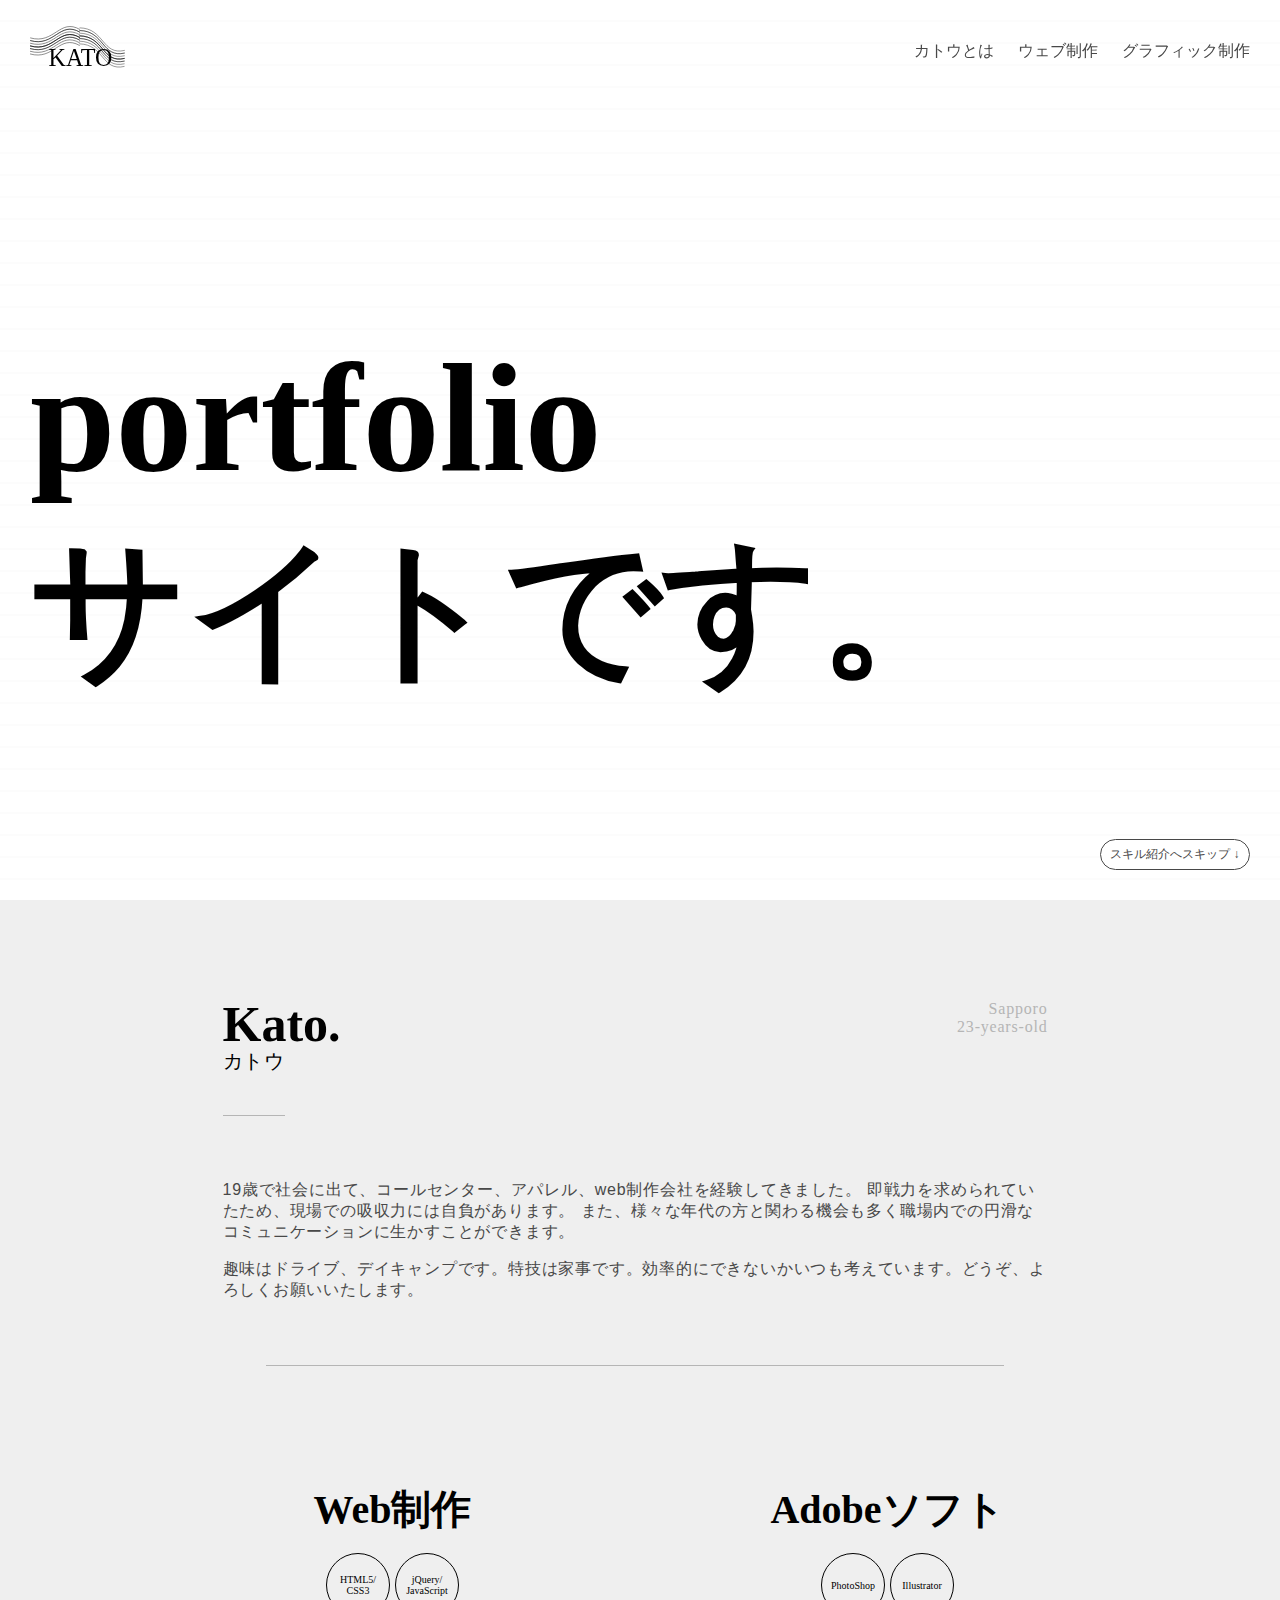
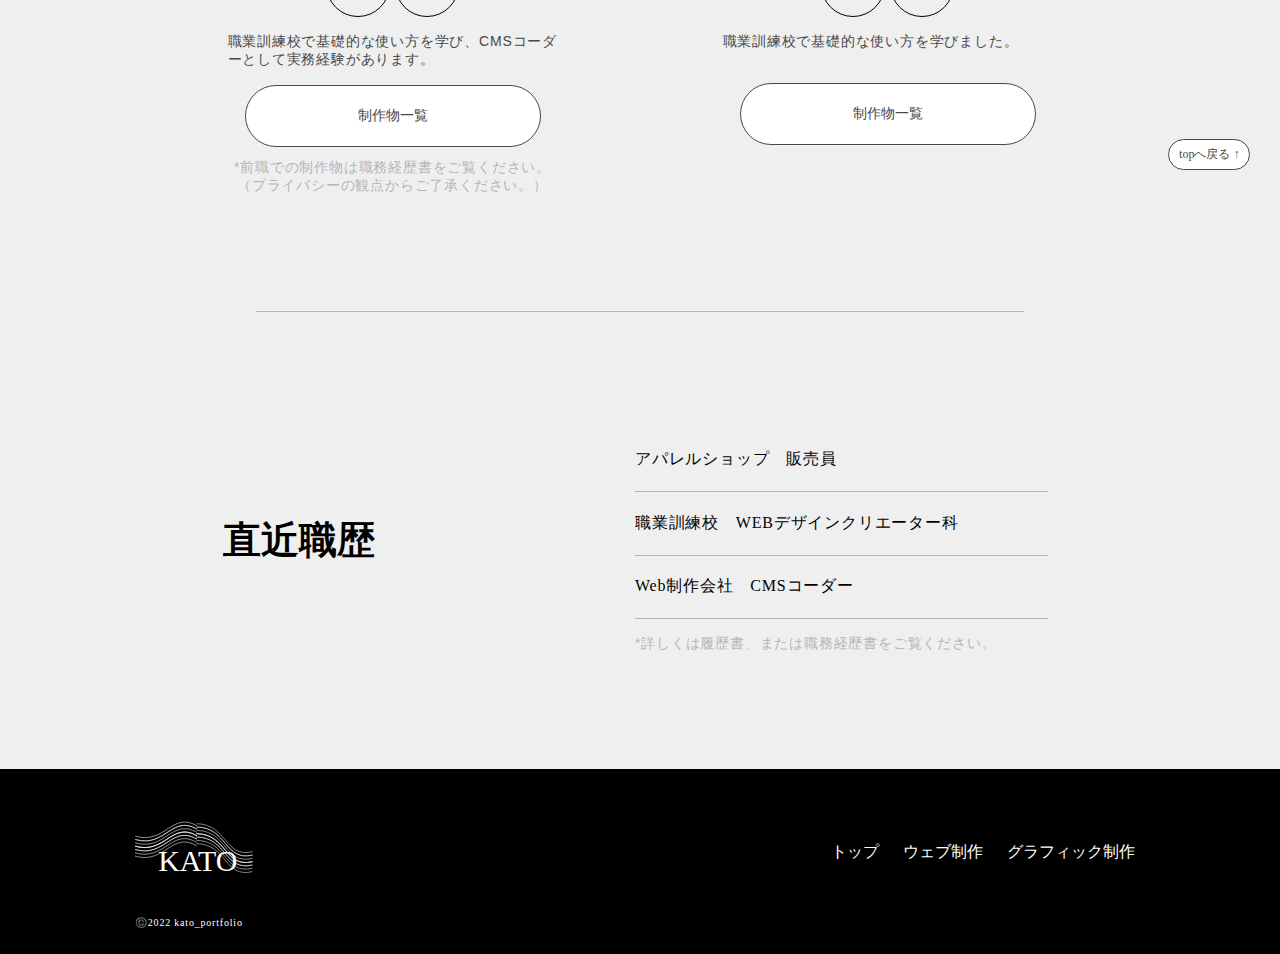
<file: index.html>
<!DOCTYPE html>
<html lang="en">
<head>
    <meta charset="UTF-8">
    <meta name="viewport" content="width=device-width, initial-scale=1.0">    
    <title>カトウのポートフォリオ</title>
    <link rel="icon" href="./images/favicon.svg">
    <link rel="stylesheet" href="css/style.css">
    <link rel="stylesheet" href="css/common.css">
</head>
<body>
    <header class="header-section" id="header-section">
        <div class="logo">
            <a href="index.html"><h1><img src="images/logo_black.svg" alt="カトウのポートフォリオサイト" id="logo-image"></h1></a>
        </div>
        <nav class="global-nav">
            <div><a href="index.html" class="content">カトウとは</a></div>
            <div><a href="category.html" class="content">ウェブ制作</a></div>
            <div><a href="graphic.html" class="content">グラフィック制作</a></div>
        </nav>
        <div class="toggle-menu">
            <div class="toggle-menu__hamburger" id="toggle-navi">
                <span></span>
                <span></span>
                <span></span>
            </div>
            <div class="toggle-menu__inner" id="inner-navi">
                <div class="anchor-wrap">
                    <a href="#">カトウとは</a>
                    <a href="category.html">ウェブ制作</a>
                    <a href="graphic.html">グラフィック制作</a>
                </div>
            </div>
            <div class="toggle-menu__mask" id="toggle-mask"></div>
        </div>
    </header>
    <main>
<!-- fixedコンテンツ -->
        <div class="to-skil" id="to-skil-btn">
            <a href="#skil-section">
                スキル紹介へスキップ
            </a>
        </div>

        <div class="to-top hide" id="to-top-btn">
            <a href="#">
                topへ戻る
            </a>
        </div>
<!-- ------------- -->
        <section class="first-view" id="first-view">
            <div class="mask"></div>
            <div class="first-view__inner">
                <!-- <div class="image-wrapper">
                    <div class="txt-image sp-none">
                        <a href=""><img src="images/KATO.svg" alt="KATO"></a>
                    </div>
                    <div class="txt-image">
                        <a href=""><img src="images/PORTFOLIO.svg" alt="PORTFOLIO"></a>
                    </div>
                    <div class="txt-image sp-none">
                        <a href=""><img src="images/WEB.svg" alt="WEB"></a>
                    </div>
                    <div class="txt-image sp-none">
                        <a href=""><img src="images/GRAPHIC.svg" alt="GRAPHIC"></a>
                    </div>
                </div>
                <div class="image-wrapper sp-none">
                    <div class="txt-image sp-none">
                        <a href=""><img src="images/KATO.svg" alt="KATO"></a>
                    </div>
                    <div class="txt-image">
                        <a href=""><img src="images/PORTFOLIO.svg" alt="PORTFOLIO"></a>
                    </div>
                    <div class="txt-image sp-none">
                        <a href=""><img src="images/WEB.svg" alt="WEB"></a>
                    </div>
                    <div class="txt-image sp-none">
                        <a href=""><img src="images/GRAPHIC.svg" alt="GRAPHIC"></a>
                    </div>
                </div> -->
                <h1 class="portfolio">portfolio<br class="sp-none">サイトです。</h1>
            </div>
            <!-- <p>カトウのポートフォリオサイトです。</p> -->
        </section>
        <section class="introduction">
            <div class="introduction__holder">
                <div class="my-info">
                    <div class="name-wrap">
                        <h2 class="name">Kato.</h2>
                        <p>カトウ</p>
                    </div>
                    <div class="born-wrap">
                        <p>Sapporo</p>
                        <p>23-years-old</p>
                    </div>
                </div>
                <div class="self-introduction">
                    <p>
                        19歳で社会に出て、コールセンター、アパレル、web制作会社を経験してきました。
                        即戦力を求められていたため、現場での吸収力には自負があります。
                        また、様々な年代の方と関わる機会も多く職場内での円滑なコミュニケーションに生かすことができます。
                    </p>
                    <p>
                        趣味はドライブ、デイキャンプです。特技は家事です。効率的にできないかいつも考えています。どうぞ、よろしくお願いいたします。
                    </p>
                </div>
            </div>
            <!-- <div class="introduction__bg-image">
                <div class="image"></div>
                <div class="image"></div>
                <div class="image"></div>
                <div class="image sp-none"></div>
            </div> -->
            <div class="border"></div>
        </section>
        <section class="skil-section" id="skil-section">
            <div class="skil-section__inner">
                <div class="web holder">
                    <!-- <div class="skil-wrapper">
                        <p class="category">マークアップ言語</p>
                        <p class="name">HTML5/CSS3</p>
                        <p class="description">職業訓練校で基礎的な使い方を学び、CMSコーダーとして実務経験があります。</p>
                    </div>
                    <div class="skil-wrapper">
                        <p class="category">スクリプト言語</p>
                        <p class="name">jQuery/JavaScript</p>
                        <p class="description">ウェブ制作で使うような、ハンバーガーメニューやモーダルウィンドウ、検索機能などを中心に独学しました。</p>
                    </div>
                    <div class="btn"><a href="category.html">制作物一覧</a></div>
                    <p class="supplement">*前職での制作物は職務経歴書をご覧ください。<br>（プライバシーの観点からご了承ください。）</p> -->
                    <h3>Web制作</h3>
                    <div class="icon-wrap">
                        <div class="icon"><span>HTML5/<br>CSS3</span></div>
                        <div class="icon"><span>jQuery/<br>JavaScript</span></div>
                    </div>
                    <p class="desc">職業訓練校で基礎的な使い方を学び、CMSコーダーとして実務経験があります。</p>
                    <div class="btn"><a href="category.html">制作物一覧</a></div>
                    <p class="supplement">*前職での制作物は職務経歴書をご覧ください。<br>（プライバシーの観点からご了承ください。）</p>
                </div>
                <div class="graphic holder">
                    <!-- <div class="skil-wrapper">
                        <p class="category">adobeソフト</p>
                        <p class="name">PhotoShop/Illustrator</p>
                        <p class="description">職業訓練校で基礎的な使い方を学びました。</p>
                    </div>
                    <div class="btn"><a href="graphic.html">制作物一覧</a></div> -->
                    <!-- <p class="supplement"></p> -->
                    <h3>Adobeソフト</h3>
                    <div class="icon-wrap">
                        <div class="icon"><span>PhotoShop</span></div>
                        <div class="icon"><span>Illustrator</span></div>
                    </div>
                    <p class="desc">職業訓練校で基礎的な使い方を学びました。<br class="sp-off"><br class="sp-off"></p>
                    <div class="btn"><a href="graphic.html">制作物一覧</a></div>
                    <!-- <p class="supplement">*前職での制作物は職務経歴書をご覧ください。<br>（プライバシーの観点からご了承ください。）</p> -->
                </div>
            </div>
            <div class="border"></div>
        </section>
        <section class="career-section">
            <div class="career-section__inner">
                <div class="title"><h2>直近職歴</h2></div>
                <div class="career-wrap">
                    <ul>
                        <li class="career">アパレルショップ　販売員</li>
                        <li class="career">職業訓練校　WEBデザインクリエーター科</li>
                        <li class="career">Web制作会社　CMSコーダー</li>
                    </ul>
                    <p class="supplement">*詳しくは履歴書、または職務経歴書をご覧ください。</p>
                </div>
            </div>
        </section>
    </main>
    <footer class="footer-section">
        <div class="footer-section__inner">
            <div class="navigation-holder">
                <div class="logo"><a href="index.html"><img src="images/logo_white.svg" alt=""></a></div>
                <nav class="f-navigation">
                    <div><a href="index.html" class="content">トップ</a></div>
                    <div><a href="category.html" class="content">ウェブ制作</a></div>
                    <div><a href="graphic.html" class="content">グラフィック制作</a></div>
                    <!-- <div><a href="mailto:" class="content">メールお問い合わせ</a></div> -->
                    <!-- <div><a href="https://zebra-onmyown.hatenablog.com/" target="_blank" class="content icon-img"><img src="images/hatenablog-logotype.png" alt=""></a></div> -->
                </nav>
            </div>
            <p class="copyright"><small>©️2022 kato_portfolio</small></p>
        </div>
        
    </footer>
    <script src="js/script.js"></script>
</body>
</html>
</file>
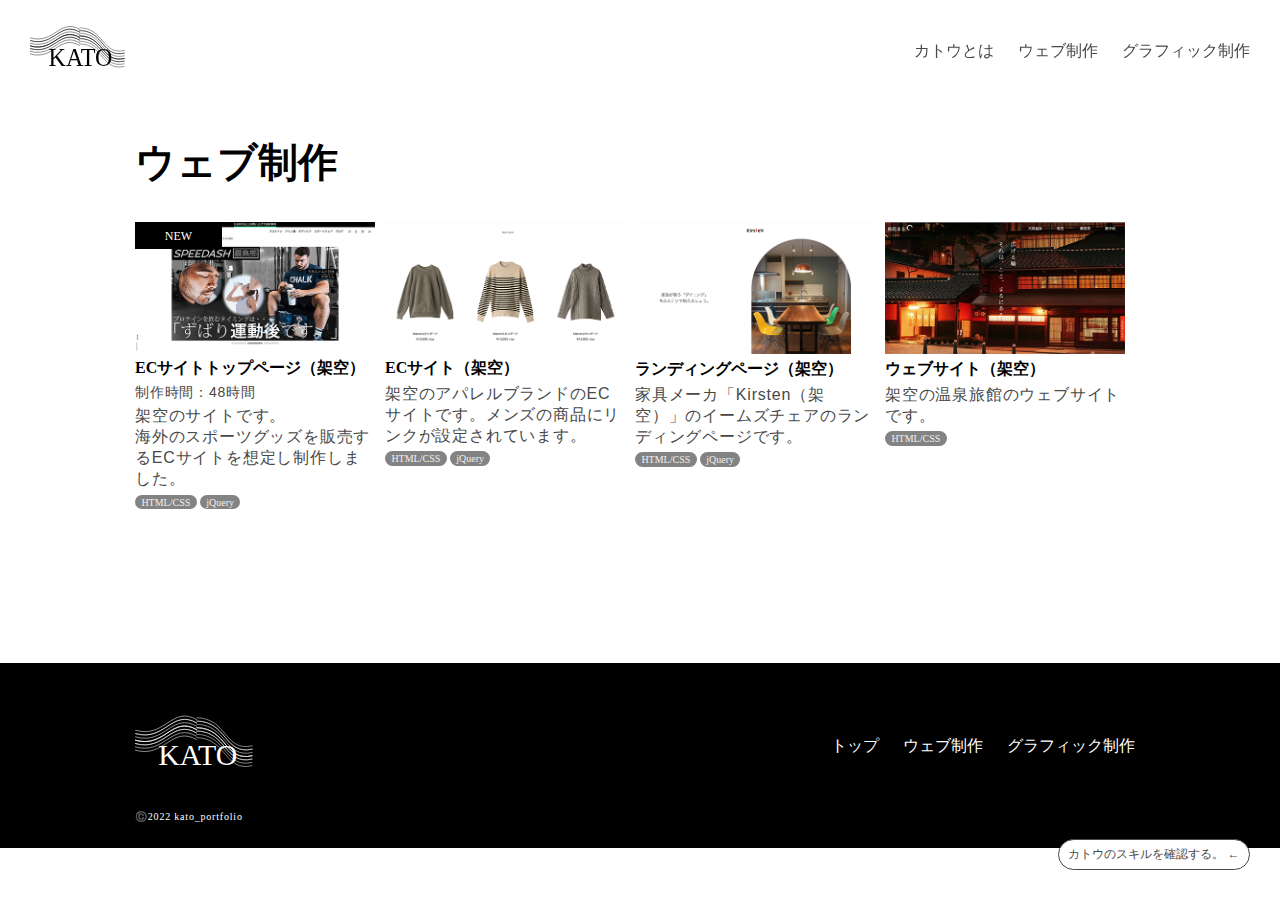
<file: category.html>
<!DOCTYPE html>
<html lang="en">
<head>
    <meta charset="UTF-8">
    <meta http-equiv="X-UA-Compatible" content="IE=edge">
    <meta name="viewport" content="width=device-width, initial-scale=1.0">
    <title>ウェブ制作</title>
    <link rel="icon" href="./images/favicon.svg">
    <link rel="stylesheet" href="css/category.css">
    <link rel="stylesheet" href="css/common.css">
</head>
<body>
    <header class="header-section" id="header-section">
        <div class="logo">
            <a href="index.html"><h1><img src="images/logo_black.svg" alt="カトウのポートフォリオサイト" id="logo-image"></h1></a>
        </div>
        <nav class="global-nav">
            <div><a href="index.html" class="content">カトウとは</a></div>
            <div><a href="category.html" class="content">ウェブ制作</a></div>
            <div><a href="graphic.html" class="content">グラフィック制作</a></div>
        </nav>
        <div class="toggle-menu">
            <div class="toggle-menu__hamburger" id="toggle-navi">
                <span></span>
                <span></span>
                <span></span>
            </div>
            <div class="toggle-menu__inner" id="inner-navi">
                <div class="anchor-wrap">
                    <a href="index.html">カトウとは</a>
                    <a href="category.html">ウェブ制作</a>
                    <a href="graphic.html">グラフィック制作</a>
                </div>
            </div>
            <div class="toggle-menu__mask" id="toggle-mask"></div>
        </div>
    </header>
    <main>
        <section class="production-section">
            <h1>ウェブ制作</h1>
            <div class="card-wrap">
                <div class="production-card">
                    <a href="https://utough.github.io/speedash-s/" target="_blank" class="thumbnail">
                        <img src="images/thumb_speedash.png" alt="サムネイル">
                        <div class="new-tag">NEW</div>
                        <div class="blank-icon"></div>
                        <div class="mask"></div>
                    </a>
                    <div class="description-holder">
                        <div class="title">ECサイトトップページ（架空）</div>
                        <div class="duration">
                            <p>制作時間：48時間</p>
                        </div>
                        <p class="overview" id="txt-overview">架空のサイトです。<br>海外のスポーツグッズを販売するECサイトを想定し制作しました。</p>
                        <div class="btn-wrap"><span class="btn" id="btn-overview"></span></div>
                        <div class="tag-wrap">
                            <div class="tag">HTML/CSS</div>
                            <div class="tag">jQuery</div>
                        </div>
                    </div>
                </div>
                <div class="production-card">
                    <a href="https://utough.github.io/OMAR/knits-products-page.html" class="thumbnail" target="_blank">
                        <img src="images/thumb_omar.png" alt="サムネイル">
                        <!-- <div class="new-tag">NEW</div> -->
                        <div class="blank-icon"></div>
                        <div class="mask"></div>
                    </a>
                    <div class="description-holder">
                        <div class="title">ECサイト（架空）</div>
                        <!-- <div class="duration">
                            <p>制作時間：48時間</p>
                        </div> -->
                        <p class="overview">架空のアパレルブランドのECサイトです。メンズの商品にリンクが設定されています。</p>
                        <div class="btn-wrap"><span class="btn" id="btn-overview"></span></div>
                        <div class="tag-wrap">
                            <div class="tag">HTML/CSS</div>
                            <div class="tag">jQuery</div>
                        </div>
                    </div>
                </div>
                <div class="production-card">
                    <a href="https://utough.github.io/KirsTen/" class="thumbnail" target="_blank">
                        <img src="images/thumb_kirsten.png" alt="サムネイル">
                        <!-- <div class="new-tag">NEW</div> -->
                        <div class="blank-icon"></div>
                        <div class="mask"></div>
                    </a>
                    <div class="description-holder">
                        <div class="title">ランディングページ（架空）</div>
                        <!-- <div class="duration">
                            <p>制作時間：48時間</p>
                        </div> -->
                        <p class="overview">家具メーカ「Kirsten（架空）」のイームズチェアのランディングページです。</p>
                        <div class="btn-wrap"><span class="btn" id="btn-overview">...全文表示する</span></div>
                        <div class="tag-wrap">
                            <div class="tag">HTML/CSS</div>
                            <div class="tag">jQuery</div>
                        </div>
                    </div>
                </div>
                <div class="production-card">
                    <a href="https://utough.github.io/tabidokoro-maru/index.html" class="thumbnail" target="_blank">
                        <img src="images/thumb_maru.png" alt="サムネイル">
                        <!-- <div class="new-tag">NEW</div> -->
                        <div class="blank-icon"></div>
                        <div class="mask"></div>
                    </a>
                    <div class="description-holder">
                        <div class="title">ウェブサイト（架空）</div>
                        <!-- <div class="duration">
                            <p>制作時間：48時間</p>
                        </div> -->
                        <p class="overview">架空の温泉旅館のウェブサイトです。</p>
                        <div class="btn-wrap"><span class="btn" id="btn-overview">...全文表示する</span></div>
                        <div class="tag-wrap">
                            <div class="tag">HTML/CSS</div>
                            <!-- <div class="tag">jQuery</div> -->
                        </div>
                    </div>
                </div>
                <div class="production-card">
                    <!-- <a href="" class="thumbnail" target="_blank">
                        <img src="images/thumbnail.png" alt="サムネイル">
                        <div class="new-tag">NEW</div>
                        <div class="blank-icon"></div>
                        <div class="mask"></div>
                    </a>
                    <div class="description-holder">
                        <div class="title">作品名XXXXXXXXX</div>
                        <div class="duration">
                            <p>制作時間：48時間</p>
                        </div>
                        <p class="overview">このテキストはダミーであって、すなわちそれダミーでありまして。それすなわち</p>
                        <div class="btn-wrap"><span class="btn" id="btn-overview">...全文表示する</span></div>
                        <div class="tag-wrap">
                            <div class="tag">HTML/CSS</div>
                            <div class="tag">jQuery</div>
                        </div>
                    </div> -->
                </div>
                <div class="production-card">
                    <!-- <a href="" class="thumbnail" target="_blank">
                        <img src="images/thumbnail.png" alt="サムネイル">
                        <div class="new-tag">NEW</div>
                        <div class="blank-icon"></div>
                        <div class="mask"></div>
                    </a>
                    <div class="description-holder">
                        <div class="title">作品名XXXXXXXXX</div>
                        <div class="duration">
                            <p>制作時間：48時間</p>
                        </div>
                        <p class="overview">このテキストはダミーであって、すなわちそれダミーでありまして。それすなわち</p>
                        <div class="btn-wrap"><span class="btn" id="btn-overview">...全文表示する</span></div>
                        <div class="tag-wrap">
                            <div class="tag">HTML/CSS</div>
                            <div class="tag">jQuery</div>
                        </div>
                    </div> -->
                </div>
                <div class="production-card">
                    <!-- <a href="" class="thumbnail" target="_blank">
                        <img src="images/thumbnail.png" alt="サムネイル">
                        <div class="new-tag">NEW</div>
                        <div class="blank-icon"></div>
                        <div class="mask"></div>
                    </a>
                    <div class="description-holder">
                        <div class="title">作品名XXXXXXXXX</div>
                        <div class="duration">
                            <p>制作時間：48時間</p>
                        </div>
                        <p class="overview">このテキストはダミーであって、すなわちそれダミーでありまして。それすなわち</p>
                        <div class="btn-wrap"><span class="btn" id="btn-overview">...全文表示する</span></div>
                        <div class="tag-wrap">
                            <div class="tag">HTML/CSS</div>
                            <div class="tag">jQuery</div>
                        </div>
                    </div> -->
                </div>
                <div class="production-card">
                    <!-- <a href="" class="thumbnail" target="_blank">
                        <img src="images/thumbnail.png" alt="サムネイル">
                        <div class="new-tag">NEW</div>
                        <div class="blank-icon"></div>
                        <div class="mask"></div>
                    </a>
                    <div class="description-holder">
                        <div class="title">作品名XXXXXXXXX</div>
                        <div class="duration">
                            <p>制作時間：48時間</p>
                        </div>
                        <p class="overview">このテキストはダミーであって、すなわちそれダミーでありまして。それすなわち</p>
                        <div class="btn-wrap"><span class="btn" id="btn-overview">...全文表示する</span></div>
                        <div class="tag-wrap">
                            <div class="tag">HTML/CSS</div>
                            <div class="tag">jQuery</div>
                        </div>
                    </div> -->
                </div>
            </div>
        </section>
<!-- fixedコンテンツ -->
        <div class="to-skil" id="to-skil-btn">
            <a href="index.html#skil-section">
                カトウのスキルを確認する。
            </a>
        </div>

        <div class="to-top hide" id="to-top-btn">
            <a href="#">
                topへ戻る
            </a>
        </div>
<!-- ------------- -->
        
    </main>
    <footer class="footer-section">
        <div class="footer-section__inner">
            <div class="navigation-holder">
                <div class="logo"><a href="index.html"><img src="images/logo_white.svg" alt=""></a></div>
                <nav class="f-navigation">
                    <div><a href="index.html" class="content">トップ</a></div>
                    <div><a href="category.html" class="content">ウェブ制作</a></div>
                    <div><a href="graphic.html" class="content">グラフィック制作</a></div>
                    <!-- <div><a href="mailto:" class="content">メール</a></div> -->
                    <!-- <div><a href="https://zebra-onmyown.hatenablog.com/" target="_blank" class="content icon-img"><img src="images/hatenablog-logotype.png" alt=""></a></div> -->
                </nav>
            </div>
            <p class="copyright"><small>©️2022 kato_portfolio</small></p>
        </div>
        
    </footer>
<script src="js/script.js"></script>
</body>
</html>
</file>
<file: css/style.css>
@charset "UTF-8";
* {
  margin: 0;
  padding: 0;
  font-family: serif;
}

a {
  text-decoration: none;
  color: #484848;
  display: block;
}

a:hover {
  opacity: 0.5;
}

a, img, h1, h2, h3, h4, h5, h6, p {
  vertical-align: bottom;
}

ul {
  list-style-type: none;
}

h1, h2, h3, h4, h5, h6, p {
  color: #484848;
}

p, .career {
  letter-spacing: 0.05rem;
}

body {
  overflow-x: hidden;
}

p {
  font-family: sans-serif;
}

.to-skil {
  -webkit-transform: translateY(0);
          transform: translateY(0);
  font-size: 12px;
  position: fixed;
  bottom: 30px;
  z-index: 100;
  -webkit-transition: all .5s ease-in-out;
  transition: all .5s ease-in-out;
  opacity: 1;
}

.to-skil.hide {
  -webkit-transform: translateY(100vh);
          transform: translateY(100vh);
}

@media screen and (min-width: 768px) {
  .to-skil {
    right: 30px;
  }
}

.to-skil a {
  border: 1px solid #484848;
  padding: 0.5em 0.8em;
  border-radius: 1.3em;
  background-color: #ffffff;
}

.header-section {
  position: fixed;
  top: 0;
  z-index: 102;
  width: 100%;
  height: 60px;
  display: -webkit-box;
  display: -ms-flexbox;
  display: flex;
  -webkit-box-pack: justify;
      -ms-flex-pack: justify;
          justify-content: space-between;
  padding-top: 1rem;
  -webkit-transition: all .3s ease-in;
  transition: all .3s ease-in;
}

@media screen and (min-width: 1025px) {
  .header-section {
    height: 70px;
  }
}

.header-section .logo {
  height: 100%;
  padding-left: 20px;
  padding-right: 0;
}

@media screen and (min-width: 768px) {
  .header-section .logo {
    padding-left: 30px;
  }
}

.header-section .logo a {
  height: 100%;
}

.header-section .logo a h1 {
  height: 100%;
}

.header-section .logo a h1 img {
  height: 100%;
}

.header-section .global-nav {
  display: none;
}

@media screen and (min-width: 1025px) {
  .header-section .global-nav {
    display: -webkit-box;
    display: -ms-flexbox;
    display: flex;
    -webkit-box-align: center;
        -ms-flex-align: center;
            align-items: center;
    padding-right: 20px;
    padding-left: 0;
  }
}

@media screen and (min-width: 1025px) and (min-width: 768px) {
  .header-section .global-nav {
    padding-right: 30px;
  }
}

@media screen and (min-width: 1025px) {
  .header-section .global-nav div {
    margin-left: 1.5rem;
  }
  .header-section .global-nav div:first-child {
    margin-left: 0;
  }
}

.header-section .toggle-menu {
  width: 75%;
  position: relative;
}

@media screen and (min-width: 1025px) {
  .header-section .toggle-menu {
    display: none;
  }
}

.header-section .toggle-menu__hamburger {
  width: 30px;
  height: 14px;
  margin-top: 17px;
  position: absolute;
  right: 30px;
  z-index: 101;
  display: -webkit-box;
  display: -ms-flexbox;
  display: flex;
  -webkit-box-orient: vertical;
  -webkit-box-direction: normal;
      -ms-flex-direction: column;
          flex-direction: column;
}

.header-section .toggle-menu__hamburger.open span {
  position: absolute;
  border: 1px solid #ffffff;
  -webkit-transition: all .2s ease-in-out;
  transition: all .2s ease-in-out;
}

.header-section .toggle-menu__hamburger.open span:nth-child(1) {
  -webkit-transform: rotate(28deg);
          transform: rotate(28deg);
  -webkit-transform-origin: left top;
          transform-origin: left top;
  top: 0;
}

.header-section .toggle-menu__hamburger.open span:nth-child(2) {
  -webkit-transform: rotate(28deg);
          transform: rotate(28deg);
  -webkit-transform-origin: left top;
          transform-origin: left top;
  top: 0%;
}

.header-section .toggle-menu__hamburger.open span:nth-child(3) {
  -webkit-transform: rotate(-28deg);
          transform: rotate(-28deg);
  -webkit-transform-origin: left bottom;
          transform-origin: left bottom;
  top: 100%;
}

.header-section .toggle-menu__hamburger span {
  width: 100%;
  position: absolute;
  border: 1px solid #484848;
  -webkit-box-sizing: border-box;
          box-sizing: border-box;
  -webkit-transition: all .2s ease-out;
  transition: all .2s ease-out;
}

.header-section .toggle-menu__hamburger span:nth-child(1) {
  top: 0%;
}

.header-section .toggle-menu__hamburger span:nth-child(2) {
  top: 50%;
}

.header-section .toggle-menu__hamburger span:nth-child(3) {
  top: 100%;
}

.header-section .toggle-menu__inner {
  -webkit-transform: translateX(80vw);
          transform: translateX(80vw);
  width: 100%;
  height: 100vh;
  position: absolute;
  top: -16px;
  right: 0;
  z-index: 100;
  background-color: rgba(0, 0, 0, 0.8);
  -webkit-transition: all .2s ease-in-out;
  transition: all .2s ease-in-out;
}

.header-section .toggle-menu__inner.open {
  -webkit-transform: translateX(0);
          transform: translateX(0);
}

.header-section .toggle-menu__inner .anchor-wrap {
  display: -webkit-box;
  display: -ms-flexbox;
  display: flex;
  -webkit-box-orient: vertical;
  -webkit-box-direction: normal;
      -ms-flex-direction: column;
          flex-direction: column;
  -webkit-box-align: end;
      -ms-flex-align: end;
          align-items: flex-end;
  padding-top: 60px;
  padding-right: calc(30px + 1rem);
}

.header-section .toggle-menu__inner .anchor-wrap a {
  width: 85%;
  display: block;
  color: #ffffff;
  border-bottom: 1px solid;
  padding: 1.8rem 0 1.8rem 0;
}

.header-section .toggle-menu__mask {
  width: 100vw;
  height: 100vh;
  position: fixed;
  top: 0%;
  left: 0%;
  z-index: 99;
  background-color: rgba(0, 0, 0, 0.1);
  -webkit-transform: translateX(-200vw);
          transform: translateX(-200vw);
  -webkit-transition-delay: .1s;
          transition-delay: .1s;
}

.header-section .toggle-menu__mask.open {
  -webkit-transform: translateX(0);
          transform: translateX(0);
}

.footer-section {
  background-color: #000000;
}

.footer-section__inner {
  text-align: center;
  padding-left: 20px;
  padding-right: 20px;
  padding-top: 1rem;
  padding-bottom: 2.5rem;
}

@media screen and (min-width: 768px) {
  .footer-section__inner {
    padding-right: 30px;
    padding-right: 30px;
  }
}

@media screen and (min-width: 768px) {
  .footer-section__inner {
    text-align: left;
    max-width: 1000px;
    margin: 0 auto;
    padding-top: 2.5rem;
    padding-bottom: 1.5rem;
  }
  .footer-section__inner .navigation-holder {
    display: -webkit-box;
    display: -ms-flexbox;
    display: flex;
    -webkit-box-pack: justify;
        -ms-flex-pack: justify;
            justify-content: space-between;
    margin-bottom: 1rem;
  }
  .footer-section__inner .navigation-holder .logo {
    margin-bottom: 0 !important;
  }
  .footer-section__inner .navigation-holder .f-navigation {
    display: -webkit-box;
    display: -ms-flexbox;
    display: flex;
    -webkit-box-align: center;
        -ms-flex-align: center;
            align-items: center;
    margin-bottom: 0 !important;
  }
  .footer-section__inner .navigation-holder .f-navigation div {
    margin-left: 1.5rem;
  }
  .footer-section__inner .navigation-holder .f-navigation div:first-child {
    margin-left: 0;
  }
}

.footer-section__inner .navigation-holder .logo {
  margin-bottom: 2rem;
}

.footer-section__inner .navigation-holder .f-navigation {
  margin-bottom: 3rem;
}

.footer-section__inner .navigation-holder .f-navigation div .content {
  color: #ffffff;
  padding: 0.5rem 0;
  vertical-align: super;
}

.footer-section__inner .navigation-holder .f-navigation div .content.icon-img {
  max-width: 100px;
}

.footer-section__inner .navigation-holder .f-navigation div .content.icon-img img {
  height: 30px;
}

.footer-section__inner .navigation-holder .f-navigation div a {
  display: inline-block;
}

.footer-section__inner .copyright small {
  font-size: 10px;
  color: #ffffff;
}

.to-top {
  -webkit-transform: translateY(0);
          transform: translateY(0);
  font-size: 12px;
  position: fixed;
  right: 20px;
  bottom: 30px;
  z-index: 100;
  -webkit-transition: all .5s ease-in-out;
  transition: all .5s ease-in-out;
  opacity: 1;
}

.to-top.hide {
  -webkit-transform: translateY(100vh);
          transform: translateY(100vh);
}

@media screen and (min-width: 768px) {
  .to-top {
    right: 30px;
  }
}

.to-top a {
  border: 1px solid #484848;
  padding: 0.5em 0.8em;
  border-radius: 1.3em;
  background-color: #ffffff;
}

.to-top a::after {
  content: "↑";
}

.first-view {
  position: fixed;
  top: 0;
  width: 100vw;
  height: calc(100vh - 60px);
  padding-top: 60px !important;
  z-index: -1;
  padding-left: 20px;
  padding-right: 20px;
}

@media screen and (min-width: 768px) {
  .first-view {
    padding-right: 30px;
    padding-right: 30px;
  }
}

@media screen and (min-width: 768px) {
  .first-view {
    padding-left: 20px;
    padding-right: 0;
  }
}

@media screen and (min-width: 768px) and (min-width: 768px) {
  .first-view {
    padding-left: 30px;
  }
}

.first-view .mask {
  width: 100%;
  height: 100%;
  position: absolute;
  z-index: -1;
  top: 0;
  left: 0;
  background: repeating-linear-gradient(#fff, #fff 20px, rgba(0, 0, 0, 0.01) 20px, rgba(0, 0, 0, 0.01) 22px);
}

.first-view p {
  font-size: 14px;
  text-align: center;
}

@media screen and (min-width: 768px) {
  .first-view p {
    margin-top: 1rem;
    text-align: left;
  }
}

.first-view .portfolio {
  font-size: 12vw;
  color: #000000;
  white-space: nowrap;
}

.first-view__inner {
  margin-top: 30vh;
}

@media screen and (min-width: 768px) {
  .first-view__inner {
    display: -webkit-box;
    display: -ms-flexbox;
    display: flex;
  }
}

@media screen and (min-width: 768px) {
  .first-view__inner .image-wrapper {
    display: -webkit-box;
    display: -ms-flexbox;
    display: flex;
    -webkit-box-align: end;
        -ms-flex-align: end;
            align-items: flex-end;
    width: auto;
    overflow-x: visible;
  }
  .first-view__inner .image-wrapper:first-child {
    -webkit-animation: slide1 40s -20s linear infinite;
            animation: slide1 40s -20s linear infinite;
  }
  .first-view__inner .image-wrapper:last-child {
    -webkit-animation: slide2 40s linear infinite;
            animation: slide2 40s linear infinite;
  }
}

.first-view__inner .image-wrapper.sp-none {
  display: none;
}

@media screen and (min-width: 768px) {
  .first-view__inner .image-wrapper.sp-none {
    display: -webkit-box;
    display: -ms-flexbox;
    display: flex;
  }
}

.first-view__inner .image-wrapper .txt-image {
  text-align: center;
  width: 100%;
}

@media screen and (min-width: 768px) {
  .first-view__inner .image-wrapper .txt-image {
    width: 100%;
    min-width: 300px;
    margin-right: 1.5rem;
    -webkit-transition: .3s;
    transition: .3s;
  }
  .first-view__inner .image-wrapper .txt-image:hover {
    -webkit-transform: scale(1.1);
            transform: scale(1.1);
  }
}

.first-view__inner .image-wrapper .txt-image a {
  width: 100%;
}

.first-view__inner .image-wrapper .txt-image a img {
  width: 100%;
}

.first-view__inner .image-wrapper .txt-image.sp-none {
  display: none;
}

@media screen and (min-width: 768px) {
  .first-view__inner .image-wrapper .txt-image.sp-none {
    display: inline !important;
  }
}

@-webkit-keyframes slide1 {
  0% {
    -webkit-transform: translateX(100%);
            transform: translateX(100%);
  }
  to {
    -webkit-transform: translateX(-100%);
            transform: translateX(-100%);
  }
}

@keyframes slide1 {
  0% {
    -webkit-transform: translateX(100%);
            transform: translateX(100%);
  }
  to {
    -webkit-transform: translateX(-100%);
            transform: translateX(-100%);
  }
}

@-webkit-keyframes slide2 {
  0% {
    -webkit-transform: translateX(0);
            transform: translateX(0);
  }
  to {
    -webkit-transform: translateX(-200%);
            transform: translateX(-200%);
  }
}

@keyframes slide2 {
  0% {
    -webkit-transform: translateX(0);
            transform: translateX(0);
  }
  to {
    -webkit-transform: translateX(-200%);
            transform: translateX(-200%);
  }
}

.to-skil {
  right: calc(50% - 6.8em);
}

.to-skil a::after {
  content: "↓";
}

.introduction {
  position: relative;
  margin-top: 100vh;
  background-color: #EFEFEF;
  padding-left: 20px;
  padding-right: 20px;
}

@media screen and (min-width: 768px) {
  .introduction {
    padding-right: 30px;
    padding-right: 30px;
  }
}

.introduction__holder {
  padding-top: 100px;
  text-align: center;
}

@media screen and (min-width: 768px) {
  .introduction__holder {
    max-width: 825px;
    margin: 0 auto;
  }
}

.introduction__holder .my-info {
  display: -webkit-box;
  display: -ms-flexbox;
  display: flex;
  -webkit-box-pack: justify;
      -ms-flex-pack: justify;
          justify-content: space-between;
}

.introduction__holder .my-info .name-wrap {
  text-align: left;
}

.introduction__holder .my-info .name-wrap .name {
  font-size: 50px;
  line-height: 3rem;
  color: #000000;
}

.introduction__holder .my-info .name-wrap p {
  color: #000000;
  font-size: 20px;
  font-family: serif;
  display: inline-block;
  padding-bottom: 2.5rem;
  border-bottom: 1px solid #B5B5B5;
}

.introduction__holder .my-info .born-wrap {
  text-align: right;
}

.introduction__holder .my-info .born-wrap p {
  font-size: 16px;
  color: #B5B5B5;
  font-family: serif;
}

.introduction__holder .self-introduction {
  text-align: left;
  padding-top: 4rem;
}

.introduction__holder .self-introduction p {
  font-family: sans-serif;
}

.introduction__holder .self-introduction p:first-child {
  margin-bottom: 1rem;
}

.introduction .border {
  width: 60%;
  height: 1px;
  background-color: #B5B5B5;
  margin: 4rem auto 0;
}

.skil-section {
  background-color: #EFEFEF;
}

@media screen and (max-width: 767px) {
  .skil-section__inner {
    -webkit-box-orient: vertical;
    -webkit-box-direction: normal;
        -ms-flex-direction: column;
            flex-direction: column;
  }
  .skil-section__inner .holder {
    width: inherit !important;
    padding-bottom: 4rem;
    padding-left: 20px;
    padding-right: 20px;
  }
}

@media screen and (max-width: 767px) and (min-width: 768px) {
  .skil-section__inner .holder {
    padding-right: 30px;
    padding-right: 30px;
  }
}

@media screen and (max-width: 767px) {
  .skil-section__inner .holder:last-child {
    padding-bottom: 0;
  }
}

.skil-section__inner {
  display: -webkit-box;
  display: -ms-flexbox;
  display: flex;
  -webkit-box-pack: justify;
      -ms-flex-pack: justify;
          justify-content: space-between;
  padding: 7.25rem 0 0;
  max-width: 825px;
  margin: 0 auto;
}

.skil-section__inner .holder {
  width: 40%;
  text-align: center;
}

.skil-section__inner .holder h3 {
  font-size: 40px;
  color: #000000;
  margin-bottom: 1rem;
}

.skil-section__inner .holder .icon-wrap {
  display: -webkit-box;
  display: -ms-flexbox;
  display: flex;
  -webkit-box-pack: center;
      -ms-flex-pack: center;
          justify-content: center;
  margin-bottom: 1rem;
}

.skil-section__inner .holder .icon-wrap .icon {
  width: 62px;
  height: 62px;
  border: 1px solid #000000;
  border-radius: 50%;
  position: relative;
}

.skil-section__inner .holder .icon-wrap .icon:first-child {
  margin-right: 5px;
}

.skil-section__inner .holder .icon-wrap .icon span {
  width: 100%;
  height: 100%;
  font-size: 10px;
  position: absolute;
  top: 0;
  left: 0;
  display: -webkit-box;
  display: -ms-flexbox;
  display: flex;
  -webkit-box-align: center;
      -ms-flex-align: center;
          align-items: center;
  -webkit-box-pack: center;
      -ms-flex-pack: center;
          justify-content: center;
}

.skil-section__inner .holder .desc {
  font-size: 14px;
  text-align: left;
  margin-bottom: 1rem;
}

@media screen and (max-width: 767px) {
  .skil-section__inner .holder .desc .sp-off {
    display: none;
  }
}

.skil-section__inner .holder .btn {
  text-align: center;
}

.skil-section__inner .holder .btn a {
  max-width: 100%;
  max-height: 65px;
  display: inline-block;
  -webkit-box-sizing: border-box;
          box-sizing: border-box;
  padding: 1.3rem 7rem;
  border: 1px solid #484848;
  border-radius: 2rem;
  margin: 0 auto .8rem;
  white-space: nowrap;
  background-color: #ffffff;
  font-size: 14px;
}

.skil-section__inner .holder .supplement {
  font-size: 14px;
  color: #B5B5B5;
  text-align: center;
}

.skil-section .border {
  width: 60%;
  height: 1px;
  background-color: #B5B5B5;
  margin: 7.25rem auto 0;
}

.career-section {
  padding-left: 20px;
  padding-right: 20px;
  background-color: #EFEFEF;
}

@media screen and (min-width: 768px) {
  .career-section {
    padding-right: 30px;
    padding-right: 30px;
  }
}

.career-section__inner {
  padding-top: 7.25rem;
  padding-bottom: 10rem;
}

@media screen and (min-width: 768px) {
  .career-section__inner {
    display: -webkit-box;
    display: -ms-flexbox;
    display: flex;
    padding-top: 7.25rem;
    padding-bottom: 7.25rem;
    max-width: 825px;
    margin: 0 auto;
  }
  .career-section__inner .title {
    width: 50%;
    text-align: left !important;
    margin-bottom: 0% !important;
    display: -webkit-box;
    display: -ms-flexbox;
    display: flex;
    -webkit-box-align: center;
        -ms-flex-align: center;
            align-items: center;
  }
  .career-section__inner .career-wrap {
    width: 50%;
  }
}

.career-section__inner .title {
  font-size: 25px;
  text-align: center;
  margin-bottom: 3rem;
}

.career-section__inner .title h2 {
  color: #000000;
}

.career-section__inner .career-wrap ul .career {
  padding: 1.3rem 0;
  border-bottom: 1px solid #B5B5B5;
}

.career-section__inner .supplement {
  color: #B5B5B5;
  font-size: 14px;
  padding-top: 1rem;
}
/*# sourceMappingURL=style.css.map */
</file>
<file: css/common.css>
@charset "UTF-8";
* {
  margin: 0;
  padding: 0;
  font-family: serif;
}

a {
  text-decoration: none;
  color: #484848;
  display: block;
}

a:hover {
  opacity: 0.5;
}

a, img, h1, h2, h3, h4, h5, h6, p {
  vertical-align: bottom;
}

ul {
  list-style-type: none;
}

h1, h2, h3, h4, h5, h6, p {
  color: #484848;
}

p, .career {
  letter-spacing: 0.05rem;
}

body {
  overflow-x: hidden;
}

p {
  font-family: sans-serif;
}

.to-skil {
  -webkit-transform: translateY(0);
          transform: translateY(0);
  font-size: 12px;
  position: fixed;
  bottom: 30px;
  z-index: 100;
  -webkit-transition: all .5s ease-in-out;
  transition: all .5s ease-in-out;
  opacity: 1;
}

.to-skil.hide {
  -webkit-transform: translateY(100vh);
          transform: translateY(100vh);
}

@media screen and (min-width: 768px) {
  .to-skil {
    right: 30px;
  }
}

.to-skil a {
  border: 1px solid #484848;
  padding: 0.5em 0.8em;
  border-radius: 1.3em;
  background-color: #ffffff;
}

.header-section {
  position: fixed;
  top: 0;
  z-index: 102;
  width: 100%;
  height: 60px;
  display: -webkit-box;
  display: -ms-flexbox;
  display: flex;
  -webkit-box-pack: justify;
      -ms-flex-pack: justify;
          justify-content: space-between;
  padding-top: 1rem;
  -webkit-transition: all .3s ease-in;
  transition: all .3s ease-in;
}

@media screen and (min-width: 1025px) {
  .header-section {
    height: 70px;
  }
}

.header-section .logo {
  height: 100%;
  padding-left: 20px;
  padding-right: 0;
}

@media screen and (min-width: 768px) {
  .header-section .logo {
    padding-left: 30px;
  }
}

.header-section .logo a {
  height: 100%;
}

.header-section .logo a h1 {
  height: 100%;
}

.header-section .logo a h1 img {
  height: 100%;
}

.header-section .global-nav {
  display: none;
}

@media screen and (min-width: 1025px) {
  .header-section .global-nav {
    display: -webkit-box;
    display: -ms-flexbox;
    display: flex;
    -webkit-box-align: center;
        -ms-flex-align: center;
            align-items: center;
    padding-right: 20px;
    padding-left: 0;
  }
}

@media screen and (min-width: 1025px) and (min-width: 768px) {
  .header-section .global-nav {
    padding-right: 30px;
  }
}

@media screen and (min-width: 1025px) {
  .header-section .global-nav div {
    margin-left: 1.5rem;
  }
  .header-section .global-nav div:first-child {
    margin-left: 0;
  }
}

.header-section .toggle-menu {
  width: 75%;
  position: relative;
}

@media screen and (min-width: 1025px) {
  .header-section .toggle-menu {
    display: none;
  }
}

.header-section .toggle-menu__hamburger {
  width: 30px;
  height: 14px;
  margin-top: 17px;
  position: absolute;
  right: 30px;
  z-index: 101;
  display: -webkit-box;
  display: -ms-flexbox;
  display: flex;
  -webkit-box-orient: vertical;
  -webkit-box-direction: normal;
      -ms-flex-direction: column;
          flex-direction: column;
}

.header-section .toggle-menu__hamburger.open span {
  position: absolute;
  border: 1px solid #ffffff;
  -webkit-transition: all .2s ease-in-out;
  transition: all .2s ease-in-out;
}

.header-section .toggle-menu__hamburger.open span:nth-child(1) {
  -webkit-transform: rotate(28deg);
          transform: rotate(28deg);
  -webkit-transform-origin: left top;
          transform-origin: left top;
  top: 0;
}

.header-section .toggle-menu__hamburger.open span:nth-child(2) {
  -webkit-transform: rotate(28deg);
          transform: rotate(28deg);
  -webkit-transform-origin: left top;
          transform-origin: left top;
  top: 0%;
}

.header-section .toggle-menu__hamburger.open span:nth-child(3) {
  -webkit-transform: rotate(-28deg);
          transform: rotate(-28deg);
  -webkit-transform-origin: left bottom;
          transform-origin: left bottom;
  top: 100%;
}

.header-section .toggle-menu__hamburger span {
  width: 100%;
  position: absolute;
  border: 1px solid #484848;
  -webkit-box-sizing: border-box;
          box-sizing: border-box;
  -webkit-transition: all .2s ease-out;
  transition: all .2s ease-out;
}

.header-section .toggle-menu__hamburger span:nth-child(1) {
  top: 0%;
}

.header-section .toggle-menu__hamburger span:nth-child(2) {
  top: 50%;
}

.header-section .toggle-menu__hamburger span:nth-child(3) {
  top: 100%;
}

.header-section .toggle-menu__inner {
  -webkit-transform: translateX(80vw);
          transform: translateX(80vw);
  width: 100%;
  height: 100vh;
  position: absolute;
  top: -16px;
  right: 0;
  z-index: 100;
  background-color: rgba(0, 0, 0, 0.8);
  -webkit-transition: all .2s ease-in-out;
  transition: all .2s ease-in-out;
}

.header-section .toggle-menu__inner.open {
  -webkit-transform: translateX(0);
          transform: translateX(0);
}

.header-section .toggle-menu__inner .anchor-wrap {
  display: -webkit-box;
  display: -ms-flexbox;
  display: flex;
  -webkit-box-orient: vertical;
  -webkit-box-direction: normal;
      -ms-flex-direction: column;
          flex-direction: column;
  -webkit-box-align: end;
      -ms-flex-align: end;
          align-items: flex-end;
  padding-top: 60px;
  padding-right: calc(30px + 1rem);
}

.header-section .toggle-menu__inner .anchor-wrap a {
  width: 85%;
  display: block;
  color: #ffffff;
  border-bottom: 1px solid;
  padding: 1.8rem 0 1.8rem 0;
}

.header-section .toggle-menu__mask {
  width: 100vw;
  height: 100vh;
  position: fixed;
  top: 0%;
  left: 0%;
  z-index: 99;
  background-color: rgba(0, 0, 0, 0.1);
  -webkit-transform: translateX(-200vw);
          transform: translateX(-200vw);
  -webkit-transition-delay: .1s;
          transition-delay: .1s;
}

.header-section .toggle-menu__mask.open {
  -webkit-transform: translateX(0);
          transform: translateX(0);
}

.footer-section {
  background-color: #000000;
}

.footer-section__inner {
  text-align: center;
  padding-left: 20px;
  padding-right: 20px;
  padding-top: 1rem;
  padding-bottom: 2.5rem;
}

@media screen and (min-width: 768px) {
  .footer-section__inner {
    padding-right: 30px;
    padding-right: 30px;
  }
}

@media screen and (min-width: 768px) {
  .footer-section__inner {
    text-align: left;
    max-width: 1000px;
    margin: 0 auto;
    padding-top: 2.5rem;
    padding-bottom: 1.5rem;
  }
  .footer-section__inner .navigation-holder {
    display: -webkit-box;
    display: -ms-flexbox;
    display: flex;
    -webkit-box-pack: justify;
        -ms-flex-pack: justify;
            justify-content: space-between;
    margin-bottom: 1rem;
  }
  .footer-section__inner .navigation-holder .logo {
    margin-bottom: 0 !important;
  }
  .footer-section__inner .navigation-holder .f-navigation {
    display: -webkit-box;
    display: -ms-flexbox;
    display: flex;
    -webkit-box-align: center;
        -ms-flex-align: center;
            align-items: center;
    margin-bottom: 0 !important;
  }
  .footer-section__inner .navigation-holder .f-navigation div {
    margin-left: 1.5rem;
  }
  .footer-section__inner .navigation-holder .f-navigation div:first-child {
    margin-left: 0;
  }
}

.footer-section__inner .navigation-holder .logo {
  margin-bottom: 2rem;
}

.footer-section__inner .navigation-holder .f-navigation {
  margin-bottom: 3rem;
}

.footer-section__inner .navigation-holder .f-navigation div .content {
  color: #ffffff;
  padding: 0.5rem 0;
  vertical-align: super;
}

.footer-section__inner .navigation-holder .f-navigation div .content.icon-img {
  max-width: 100px;
}

.footer-section__inner .navigation-holder .f-navigation div .content.icon-img img {
  height: 30px;
}

.footer-section__inner .navigation-holder .f-navigation div a {
  display: inline-block;
}

.footer-section__inner .copyright small {
  font-size: 10px;
  color: #ffffff;
}

.to-top {
  -webkit-transform: translateY(0);
          transform: translateY(0);
  font-size: 12px;
  position: fixed;
  right: 20px;
  bottom: 30px;
  z-index: 100;
  -webkit-transition: all .5s ease-in-out;
  transition: all .5s ease-in-out;
  opacity: 1;
}

.to-top.hide {
  -webkit-transform: translateY(100vh);
          transform: translateY(100vh);
}

@media screen and (min-width: 768px) {
  .to-top {
    right: 30px;
  }
}

.to-top a {
  border: 1px solid #484848;
  padding: 0.5em 0.8em;
  border-radius: 1.3em;
  background-color: #ffffff;
}

.to-top a::after {
  content: "↑";
}
/*# sourceMappingURL=common.css.map */
</file>
<file: css/category.css>
@charset "UTF-8";
* {
  margin: 0;
  padding: 0;
  font-family: serif;
}

a {
  text-decoration: none;
  color: #484848;
  display: block;
}

a:hover {
  opacity: 0.5;
}

a, img, h1, h2, h3, h4, h5, h6, p {
  vertical-align: bottom;
}

ul {
  list-style-type: none;
}

h1, h2, h3, h4, h5, h6, p {
  color: #484848;
}

p, .career {
  letter-spacing: 0.05rem;
}

body {
  overflow-x: hidden;
}

p {
  font-family: sans-serif;
}

.to-skil {
  -webkit-transform: translateY(0);
          transform: translateY(0);
  font-size: 12px;
  position: fixed;
  bottom: 30px;
  z-index: 100;
  -webkit-transition: all .5s ease-in-out;
  transition: all .5s ease-in-out;
  opacity: 1;
}

.to-skil.hide {
  -webkit-transform: translateY(100vh);
          transform: translateY(100vh);
}

@media screen and (min-width: 768px) {
  .to-skil {
    right: 30px;
  }
}

.to-skil a {
  border: 1px solid #484848;
  padding: 0.5em 0.8em;
  border-radius: 1.3em;
  background-color: #ffffff;
}

.header-section {
  position: fixed;
  top: 0;
  z-index: 102;
  width: 100%;
  height: 60px;
  display: -webkit-box;
  display: -ms-flexbox;
  display: flex;
  -webkit-box-pack: justify;
      -ms-flex-pack: justify;
          justify-content: space-between;
  padding-top: 1rem;
  -webkit-transition: all .3s ease-in;
  transition: all .3s ease-in;
}

@media screen and (min-width: 1025px) {
  .header-section {
    height: 70px;
  }
}

.header-section .logo {
  height: 100%;
  padding-left: 20px;
  padding-right: 0;
}

@media screen and (min-width: 768px) {
  .header-section .logo {
    padding-left: 30px;
  }
}

.header-section .logo a {
  height: 100%;
}

.header-section .logo a h1 {
  height: 100%;
}

.header-section .logo a h1 img {
  height: 100%;
}

.header-section .global-nav {
  display: none;
}

@media screen and (min-width: 1025px) {
  .header-section .global-nav {
    display: -webkit-box;
    display: -ms-flexbox;
    display: flex;
    -webkit-box-align: center;
        -ms-flex-align: center;
            align-items: center;
    padding-right: 20px;
    padding-left: 0;
  }
}

@media screen and (min-width: 1025px) and (min-width: 768px) {
  .header-section .global-nav {
    padding-right: 30px;
  }
}

@media screen and (min-width: 1025px) {
  .header-section .global-nav div {
    margin-left: 1.5rem;
  }
  .header-section .global-nav div:first-child {
    margin-left: 0;
  }
}

.header-section .toggle-menu {
  width: 75%;
  position: relative;
}

@media screen and (min-width: 1025px) {
  .header-section .toggle-menu {
    display: none;
  }
}

.header-section .toggle-menu__hamburger {
  width: 30px;
  height: 14px;
  margin-top: 17px;
  position: absolute;
  right: 30px;
  z-index: 101;
  display: -webkit-box;
  display: -ms-flexbox;
  display: flex;
  -webkit-box-orient: vertical;
  -webkit-box-direction: normal;
      -ms-flex-direction: column;
          flex-direction: column;
}

.header-section .toggle-menu__hamburger.open span {
  position: absolute;
  border: 1px solid #ffffff;
  -webkit-transition: all .2s ease-in-out;
  transition: all .2s ease-in-out;
}

.header-section .toggle-menu__hamburger.open span:nth-child(1) {
  -webkit-transform: rotate(28deg);
          transform: rotate(28deg);
  -webkit-transform-origin: left top;
          transform-origin: left top;
  top: 0;
}

.header-section .toggle-menu__hamburger.open span:nth-child(2) {
  -webkit-transform: rotate(28deg);
          transform: rotate(28deg);
  -webkit-transform-origin: left top;
          transform-origin: left top;
  top: 0%;
}

.header-section .toggle-menu__hamburger.open span:nth-child(3) {
  -webkit-transform: rotate(-28deg);
          transform: rotate(-28deg);
  -webkit-transform-origin: left bottom;
          transform-origin: left bottom;
  top: 100%;
}

.header-section .toggle-menu__hamburger span {
  width: 100%;
  position: absolute;
  border: 1px solid #484848;
  -webkit-box-sizing: border-box;
          box-sizing: border-box;
  -webkit-transition: all .2s ease-out;
  transition: all .2s ease-out;
}

.header-section .toggle-menu__hamburger span:nth-child(1) {
  top: 0%;
}

.header-section .toggle-menu__hamburger span:nth-child(2) {
  top: 50%;
}

.header-section .toggle-menu__hamburger span:nth-child(3) {
  top: 100%;
}

.header-section .toggle-menu__inner {
  -webkit-transform: translateX(80vw);
          transform: translateX(80vw);
  width: 100%;
  height: 100vh;
  position: absolute;
  top: -16px;
  right: 0;
  z-index: 100;
  background-color: rgba(0, 0, 0, 0.8);
  -webkit-transition: all .2s ease-in-out;
  transition: all .2s ease-in-out;
}

.header-section .toggle-menu__inner.open {
  -webkit-transform: translateX(0);
          transform: translateX(0);
}

.header-section .toggle-menu__inner .anchor-wrap {
  display: -webkit-box;
  display: -ms-flexbox;
  display: flex;
  -webkit-box-orient: vertical;
  -webkit-box-direction: normal;
      -ms-flex-direction: column;
          flex-direction: column;
  -webkit-box-align: end;
      -ms-flex-align: end;
          align-items: flex-end;
  padding-top: 60px;
  padding-right: calc(30px + 1rem);
}

.header-section .toggle-menu__inner .anchor-wrap a {
  width: 85%;
  display: block;
  color: #ffffff;
  border-bottom: 1px solid;
  padding: 1.8rem 0 1.8rem 0;
}

.header-section .toggle-menu__mask {
  width: 100vw;
  height: 100vh;
  position: fixed;
  top: 0%;
  left: 0%;
  z-index: 99;
  background-color: rgba(0, 0, 0, 0.1);
  -webkit-transform: translateX(-200vw);
          transform: translateX(-200vw);
  -webkit-transition-delay: .1s;
          transition-delay: .1s;
}

.header-section .toggle-menu__mask.open {
  -webkit-transform: translateX(0);
          transform: translateX(0);
}

.footer-section {
  background-color: #000000;
}

.footer-section__inner {
  text-align: center;
  padding-left: 20px;
  padding-right: 20px;
  padding-top: 1rem;
  padding-bottom: 2.5rem;
}

@media screen and (min-width: 768px) {
  .footer-section__inner {
    padding-right: 30px;
    padding-right: 30px;
  }
}

@media screen and (min-width: 768px) {
  .footer-section__inner {
    text-align: left;
    max-width: 1000px;
    margin: 0 auto;
    padding-top: 2.5rem;
    padding-bottom: 1.5rem;
  }
  .footer-section__inner .navigation-holder {
    display: -webkit-box;
    display: -ms-flexbox;
    display: flex;
    -webkit-box-pack: justify;
        -ms-flex-pack: justify;
            justify-content: space-between;
    margin-bottom: 1rem;
  }
  .footer-section__inner .navigation-holder .logo {
    margin-bottom: 0 !important;
  }
  .footer-section__inner .navigation-holder .f-navigation {
    display: -webkit-box;
    display: -ms-flexbox;
    display: flex;
    -webkit-box-align: center;
        -ms-flex-align: center;
            align-items: center;
    margin-bottom: 0 !important;
  }
  .footer-section__inner .navigation-holder .f-navigation div {
    margin-left: 1.5rem;
  }
  .footer-section__inner .navigation-holder .f-navigation div:first-child {
    margin-left: 0;
  }
}

.footer-section__inner .navigation-holder .logo {
  margin-bottom: 2rem;
}

.footer-section__inner .navigation-holder .f-navigation {
  margin-bottom: 3rem;
}

.footer-section__inner .navigation-holder .f-navigation div .content {
  color: #ffffff;
  padding: 0.5rem 0;
  vertical-align: super;
}

.footer-section__inner .navigation-holder .f-navigation div .content.icon-img {
  max-width: 100px;
}

.footer-section__inner .navigation-holder .f-navigation div .content.icon-img img {
  height: 30px;
}

.footer-section__inner .navigation-holder .f-navigation div a {
  display: inline-block;
}

.footer-section__inner .copyright small {
  font-size: 10px;
  color: #ffffff;
}

.to-top {
  -webkit-transform: translateY(0);
          transform: translateY(0);
  font-size: 12px;
  position: fixed;
  right: 20px;
  bottom: 30px;
  z-index: 100;
  -webkit-transition: all .5s ease-in-out;
  transition: all .5s ease-in-out;
  opacity: 1;
}

.to-top.hide {
  -webkit-transform: translateY(100vh);
          transform: translateY(100vh);
}

@media screen and (min-width: 768px) {
  .to-top {
    right: 30px;
  }
}

.to-top a {
  border: 1px solid #484848;
  padding: 0.5em 0.8em;
  border-radius: 1.3em;
  background-color: #ffffff;
}

.to-top a::after {
  content: "↑";
}

.production-section {
  padding-top: 15vh;
  padding-bottom: 10vh;
  max-width: 1000px;
  margin: 0 auto;
  padding-left: 20px;
  padding-right: 20px;
}

@media screen and (min-width: 768px) {
  .production-section {
    padding-right: 30px;
    padding-right: 30px;
  }
}

@media screen and (max-width: 767px) {
  .production-section {
    padding-top: 20vh;
  }
}

.production-section h1 {
  color: #000000;
  font-size: 40px;
  text-align: center;
  margin-bottom: 1rem;
}

@media screen and (min-width: 768px) {
  .production-section h1 {
    text-align: left;
    margin-bottom: 2rem;
  }
}

.production-section .card-wrap {
  display: -webkit-box;
  display: -ms-flexbox;
  display: flex;
  -ms-flex-wrap: wrap;
      flex-wrap: wrap;
  -webkit-box-pack: justify;
      -ms-flex-pack: justify;
          justify-content: space-between;
}

@media screen and (max-width: 767px) {
  .production-section .card-wrap {
    display: block;
  }
  .production-section .card-wrap .production-card {
    width: 100% !important;
    margin-bottom: 3rem;
  }
  .production-section .card-wrap .production-card .thumbnail {
    pointer-events: none;
  }
  .production-section .card-wrap .production-card .thumbnail .blank-icon {
    width: 0.8rem;
    height: 0.75rem;
    background-image: url(../images/icon_blank.svg);
    background-size: cover;
    background-position: center;
    position: absolute;
    top: 50%;
    left: 48%;
  }
}

.production-section .card-wrap .production-card {
  width: 24%;
  margin-right: 1%;
  margin-bottom: 2rem;
}

.production-section .card-wrap .production-card .thumbnail {
  width: 100%;
  position: relative;
  margin-bottom: 0.3rem;
}

.production-section .card-wrap .production-card .thumbnail:hover .mask {
  width: 100%;
  height: 100%;
  background-color: rgba(0, 0, 0, 0.3);
  position: absolute;
  top: 0;
  left: 0;
  z-index: 1;
}

.production-section .card-wrap .production-card .thumbnail:hover .blank-icon {
  width: 0.8rem;
  height: 0.75rem;
  background-image: url(../images/icon_blank.svg);
  background-size: cover;
  background-position: center;
  position: absolute;
  top: 50%;
  left: 45%;
}

.production-section .card-wrap .production-card .thumbnail img {
  width: 100%;
}

.production-section .card-wrap .production-card .thumbnail .new-tag {
  width: 87px;
  height: 27px;
  font-size: 12px;
  color: #ffffff;
  line-height: 1.8rem;
  background-color: #000000;
  text-align: center;
  -webkit-box-sizing: border-box;
          box-sizing: border-box;
  position: absolute;
  top: 0;
  left: 0%;
  z-index: 2;
}

.production-section .card-wrap .production-card .description-holder .title {
  font-weight: bold;
  margin-bottom: 0.3rem;
}

.production-section .card-wrap .production-card .description-holder .duration {
  position: relative;
  margin-bottom: 0.3rem;
}

.production-section .card-wrap .production-card .description-holder .duration p {
  font-size: 14px;
  display: inline-block;
  position: relative;
}

.production-section .card-wrap .production-card .description-holder .tag-wrap {
  display: -webkit-box;
  display: -ms-flexbox;
  display: flex;
}

.production-section .card-wrap .production-card .description-holder .tag-wrap .tag {
  font-size: 10px;
  color: #F0F0F0;
  background-color: #838383;
  padding: 0.1rem 0.4rem;
  border-radius: 0.5rem;
  margin-right: 0.2rem;
}

.production-section .card-wrap .production-card .description-holder .overview {
  margin-bottom: 0.3rem;
}

.production-section .card-wrap .production-card .description-holder .overview.exceed {
  height: 2.5rem;
  overflow: hidden;
  -webkit-transition: all .3s ease-in;
  transition: all .3s ease-in;
}

.production-section .card-wrap .production-card .description-holder .overview.exceed.open {
  height: auto;
  overflow: visible;
}

.production-section .card-wrap .production-card .description-holder .btn-wrap {
  display: none;
}

.production-section .card-wrap .production-card .description-holder .btn-wrap .btn::after {
  content: "...全文表示する";
  cursor: pointer;
}

.production-section .card-wrap .production-card .description-holder .btn-wrap.exceed {
  display: block;
  text-align: right;
}

.production-section .card-wrap .production-card .description-holder .btn-wrap.exceed .btn {
  display: inline-block;
  font-size: 10px;
  vertical-align: middle;
  color: #838383;
  background-color: #F0F0F0;
}

.production-section .card-wrap .production-card .description-holder .btn-wrap.exceed.open .btn::after {
  content: "閉じる";
}

.to-skil {
  right: calc(50% - 9em);
}

.to-skil a::after {
  content: "←";
}
/*# sourceMappingURL=category.css.map */
</file>
